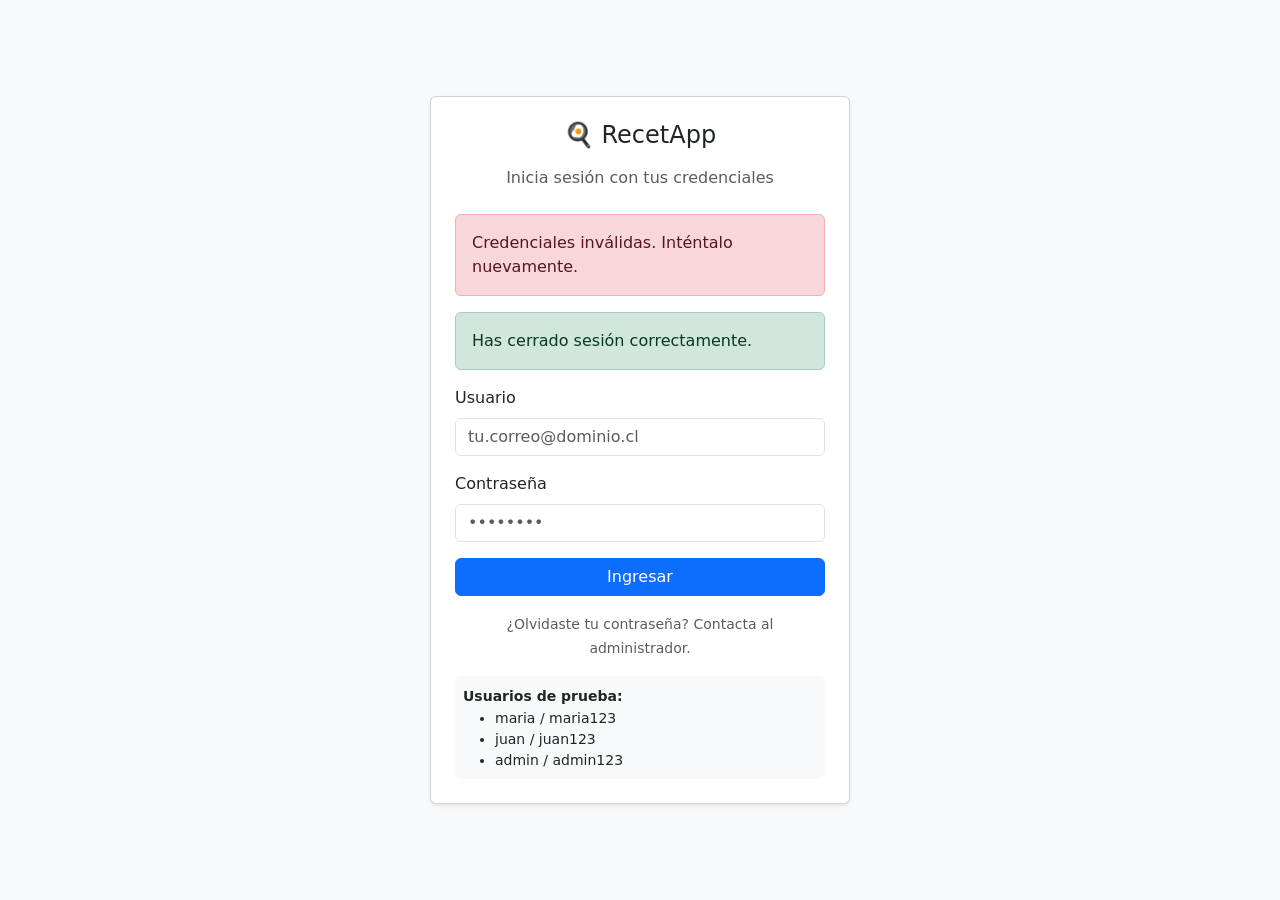
<file: src/main/resources/templates/index.html>
<!doctype html>
<html lang="es" xmlns:th="http://www.thymeleaf.org"
      xmlns:sec="http://www.thymeleaf.org/extras/spring-security">
<head>
  <meta charset="utf-8">
  <meta name="viewport" content="width=device-width, initial-scale=1">
  <title>semana2 — Iniciar sesión</title>
  <link href="https://cdn.jsdelivr.net/npm/bootstrap@5.3.3/dist/css/bootstrap.min.css" rel="stylesheet">
</head>
<body class="bg-light">
  <div class="container d-flex align-items-center justify-content-center" style="min-height:100vh;">
    <div class="card shadow-sm w-100" style="max-width: 420px;">
      <div class="card-body p-4">
        <h1 class="h4 text-center mb-3">🍳 RecetApp</h1>
        <p class="text-muted text-center mb-4">Inicia sesión con tus credenciales</p>
        
        <div th:if="${param.error}" class="alert alert-danger" role="alert">
          Credenciales inválidas. Inténtalo nuevamente.
        </div>
        <div th:if="${param.logout}" class="alert alert-success" role="alert">
          Has cerrado sesión correctamente.
        </div>
        
        <form th:action="@{/login}" method="post">
          <div class="mb-3">
            <label for="username" class="form-label">Usuario</label>
            <input type="text" id="username" name="username" class="form-control" placeholder="tu.correo@dominio.cl" required>
          </div>
          <div class="mb-3">
            <label for="password" class="form-label">Contraseña</label>
            <input type="password" id="password" name="password" class="form-control" placeholder="••••••••" required>
          </div>
          <button class="btn btn-primary w-100" type="submit">Ingresar</button>
        </form>
        
        <div class="text-center mt-3">
          <small class="text-muted">¿Olvidaste tu contraseña? Contacta al administrador.</small>
        </div>
        
        <div class="mt-3 p-2 bg-light rounded">
          <small><strong>Usuarios de prueba:</strong></small>
          <ul class="small mb-0">
            <li>maria / maria123</li>
            <li>juan / juan123</li>
            <li>admin / admin123</li>
          </ul>
        </div>
      </div>
    </div>
  </div>
</body>
</html>
</file>
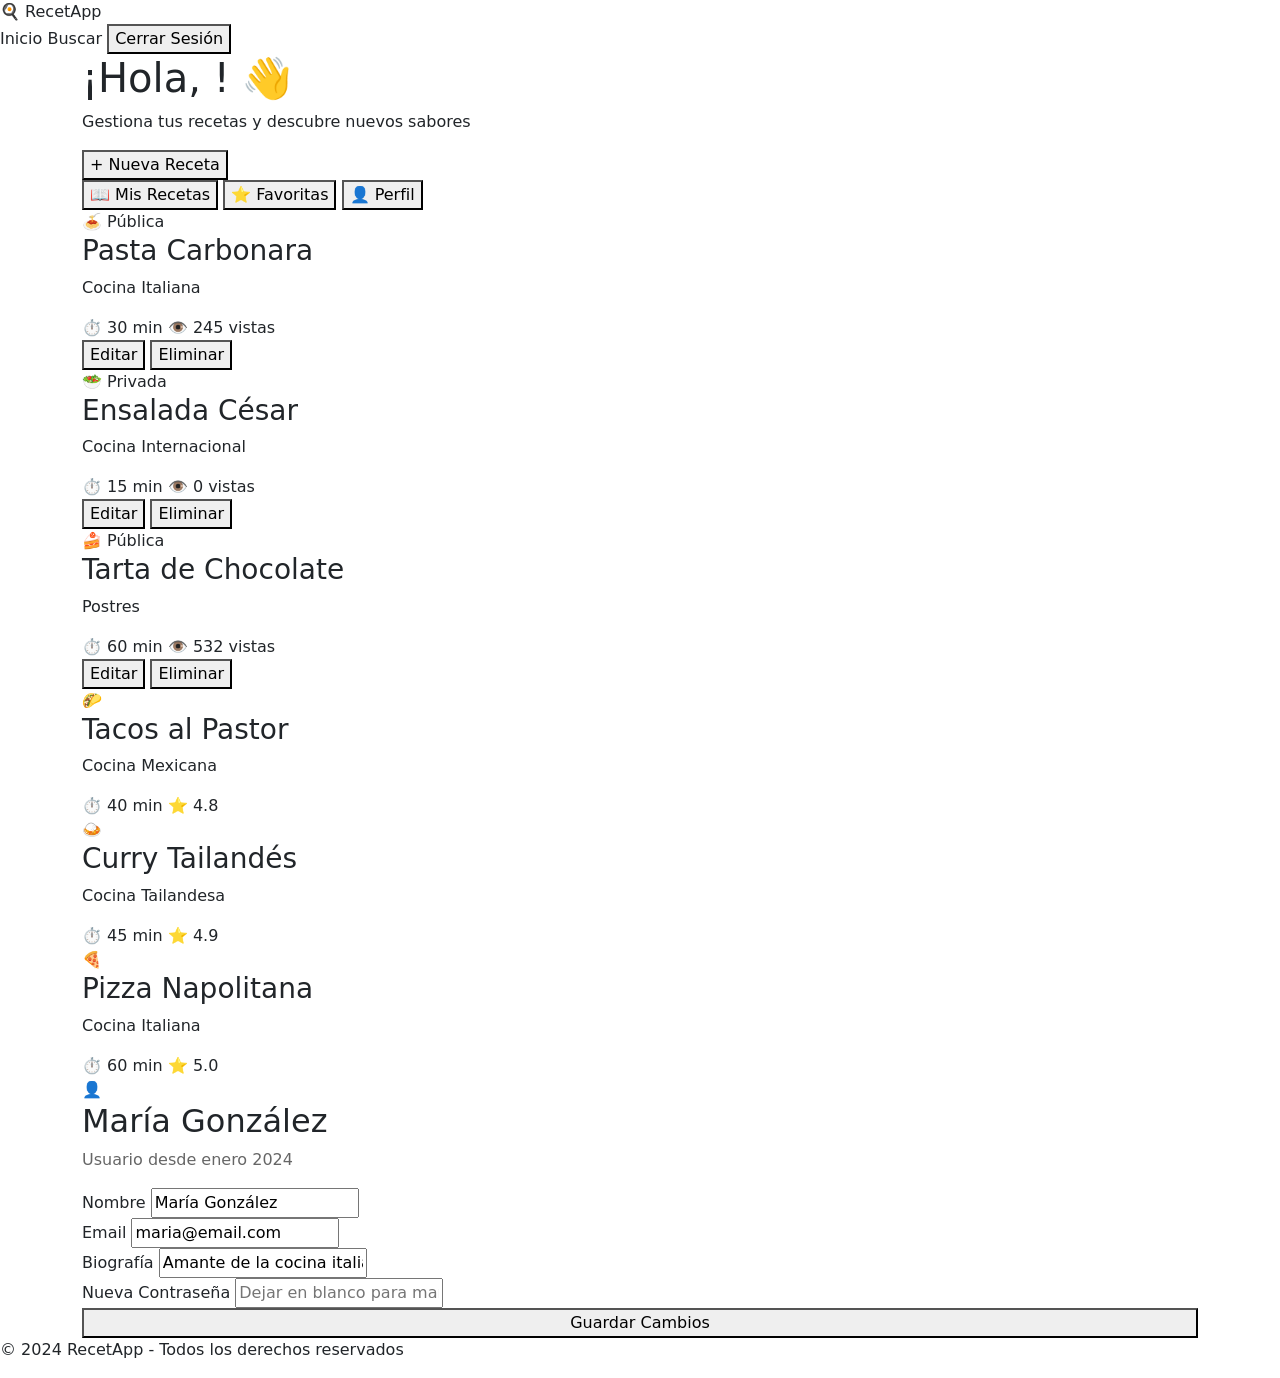
<file: src/main/resources/templates/admin.html>
<!doctype html>
<html lang="es" xmlns:th="http://www.thymeleaf.org"
      xmlns:sec="http://www.thymeleaf.org/extras/spring-security"><head>
  <meta charset="utf-8">
  <title>Panel Administrador — semana2</title>
  <link th:href="@{/js/css/admin.css}" rel="stylesheet">
  <link href="https://cdn.jsdelivr.net/npm/bootstrap@5.3.3/dist/css/bootstrap.min.css" rel="stylesheet">
</head>

<body>
    <header>
        <nav>
            <div class="logo">🍳 RecetApp</div>
              <div class="nav-links">
                  <a th:href="@{/inicio}">Inicio</a>
                  <a th:href="@{/buscar}">Buscar</a>
                  <form th:action="@{/logout}" method="post" style="display: inline;">
                      <button class="btn-logout" type="submit">Cerrar Sesión</button>
                  </form>
              </div>
        </nav>
    </header>

    <div class="container">
        <div class="welcome-banner">
            <div class="welcome-text">
                <h1>¡Hola, <span sec:authentication="name"></span>! 👋</h1>
                <p>Gestiona tus recetas y descubre nuevos sabores</p>
            </div>
            <button class="btn-primary" onclick="showNewRecipeForm()">+ Nueva Receta</button>
        </div>

        <div class="tabs">
            <button class="tab active" onclick="showTab('my-recipes')">📖 Mis Recetas</button>
            <button class="tab" onclick="showTab('favorites')">⭐ Favoritas</button>
            <button class="tab" onclick="showTab('profile')">👤 Perfil</button>
        </div>

        <div id="my-recipes" class="tab-content active">
            <div class="recipes-grid">
                <div class="recipe-card">
                    <div class="recipe-image">
                        🍝
                        <span class="recipe-status status-public">Pública</span>
                    </div>
                    <div class="recipe-info">
                        <h3 class="recipe-title">Pasta Carbonara</h3>
                        <p>Cocina Italiana</p>
                        <div class="recipe-meta">
                            <span>⏱️ 30 min</span>
                            <span>👁️ 245 vistas</span>
                        </div>
                        <div class="recipe-actions">
                            <button class="btn-small btn-edit" onclick="editRecipe(1)">Editar</button>
                            <button class="btn-small btn-delete" onclick="deleteRecipe(1)">Eliminar</button>
                        </div>
                    </div>
                </div>

                <div class="recipe-card">
                    <div class="recipe-image">
                        🥗
                        <span class="recipe-status status-private">Privada</span>
                    </div>
                    <div class="recipe-info">
                        <h3 class="recipe-title">Ensalada César</h3>
                        <p>Cocina Internacional</p>
                        <div class="recipe-meta">
                            <span>⏱️ 15 min</span>
                            <span>👁️ 0 vistas</span>
                        </div>
                        <div class="recipe-actions">
                            <button class="btn-small btn-edit" onclick="editRecipe(2)">Editar</button>
                            <button class="btn-small btn-delete" onclick="deleteRecipe(2)">Eliminar</button>
                        </div>
                    </div>
                </div>

                <div class="recipe-card">
                    <div class="recipe-image">
                        🍰
                        <span class="recipe-status status-public">Pública</span>
                    </div>
                    <div class="recipe-info">
                        <h3 class="recipe-title">Tarta de Chocolate</h3>
                        <p>Postres</p>
                        <div class="recipe-meta">
                            <span>⏱️ 60 min</span>
                            <span>👁️ 532 vistas</span>
                        </div>
                        <div class="recipe-actions">
                            <button class="btn-small btn-edit" onclick="editRecipe(3)">Editar</button>
                            <button class="btn-small btn-delete" onclick="deleteRecipe(3)">Eliminar</button>
                        </div>
                    </div>
                </div>
            </div>
        </div>

        <div id="favorites" class="tab-content">
            <div class="recipes-grid">
                <div class="recipe-card" onclick="viewRecipe(1)">
                    <div class="recipe-image">🌮</div>
                    <div class="recipe-info">
                        <h3 class="recipe-title">Tacos al Pastor</h3>
                        <p>Cocina Mexicana</p>
                        <div class="recipe-meta">
                            <span>⏱️ 40 min</span>
                            <span>⭐ 4.8</span>
                        </div>
                    </div>
                </div>

                <div class="recipe-card" onclick="viewRecipe(2)">
                    <div class="recipe-image">🍛</div>
                    <div class="recipe-info">
                        <h3 class="recipe-title">Curry Tailandés</h3>
                        <p>Cocina Tailandesa</p>
                        <div class="recipe-meta">
                            <span>⏱️ 45 min</span>
                            <span>⭐ 4.9</span>
                        </div>
                    </div>
                </div>

                <div class="recipe-card" onclick="viewRecipe(3)">
                    <div class="recipe-image">🍕</div>
                    <div class="recipe-info">
                        <h3 class="recipe-title">Pizza Napolitana</h3>
                        <p>Cocina Italiana</p>
                        <div class="recipe-meta">
                            <span>⏱️ 60 min</span>
                            <span>⭐ 5.0</span>
                        </div>
                    </div>
                </div>
            </div>
        </div>

        <div id="profile" class="tab-content">
            <div class="profile-section">
                <div class="profile-header">
                    <div class="profile-avatar">👤</div>
                    <h2>María González</h2>
                    <p style="color: #666;">Usuario desde enero 2024</p>
                </div>
                
                <form onsubmit="saveProfile(event)">
                    <div class="form-group">
                        <label>Nombre</label>
                        <input type="text" value="María González" required>
                    </div>
                    
                    <div class="form-group">
                        <label>Email</label>
                        <input type="email" value="maria@email.com" required>
                    </div>
                    
                    <div class="form-group">
                        <label>Biografía</label>
                        <input type="text" value="Amante de la cocina italiana y los postres" placeholder="Cuéntanos sobre ti">
                    </div>
                    
                    <div class="form-group">
                        <label>Nueva Contraseña</label>
                        <input type="password" placeholder="Dejar en blanco para mantener la actual">
                    </div>
                    
                    <button type="submit" class="btn-primary" style="width: 100%;">Guardar Cambios</button>
                </form>
            </div>
        </div>
    </div>

    <footer>
        <p>&copy; 2024 RecetApp - Todos los derechos reservados</p>
    </footer>

    <script>
        function showTab(tabName) {
            const contents = document.querySelectorAll('.tab-content');
            contents.forEach(content => content.classList.remove('active'));
            
            const tabs = document.querySelectorAll('.tab');
            tabs.forEach(tab => tab.classList.remove('active'));
            
            document.getElementById(tabName).classList.add('active');
            event.target.classList.add('active');
        }

        function showNewRecipeForm() {
            alert('Función: Crear nueva receta');
        }

        function editRecipe(id) {
            alert('Función: Editar receta #' + id);
        }

        function deleteRecipe(id) {
            if (confirm('¿Estás seguro de eliminar esta receta?')) {
                alert('Receta #' + id + ' eliminada');
            }
        }

        function viewRecipe(id) {
            alert('Función: Ver detalles de receta #' + id);
        }

        function saveProfile(event) {
            event.preventDefault();
            alert('Perfil actualizado exitosamente');
        }
    </script>
</body>



</html>
</file>
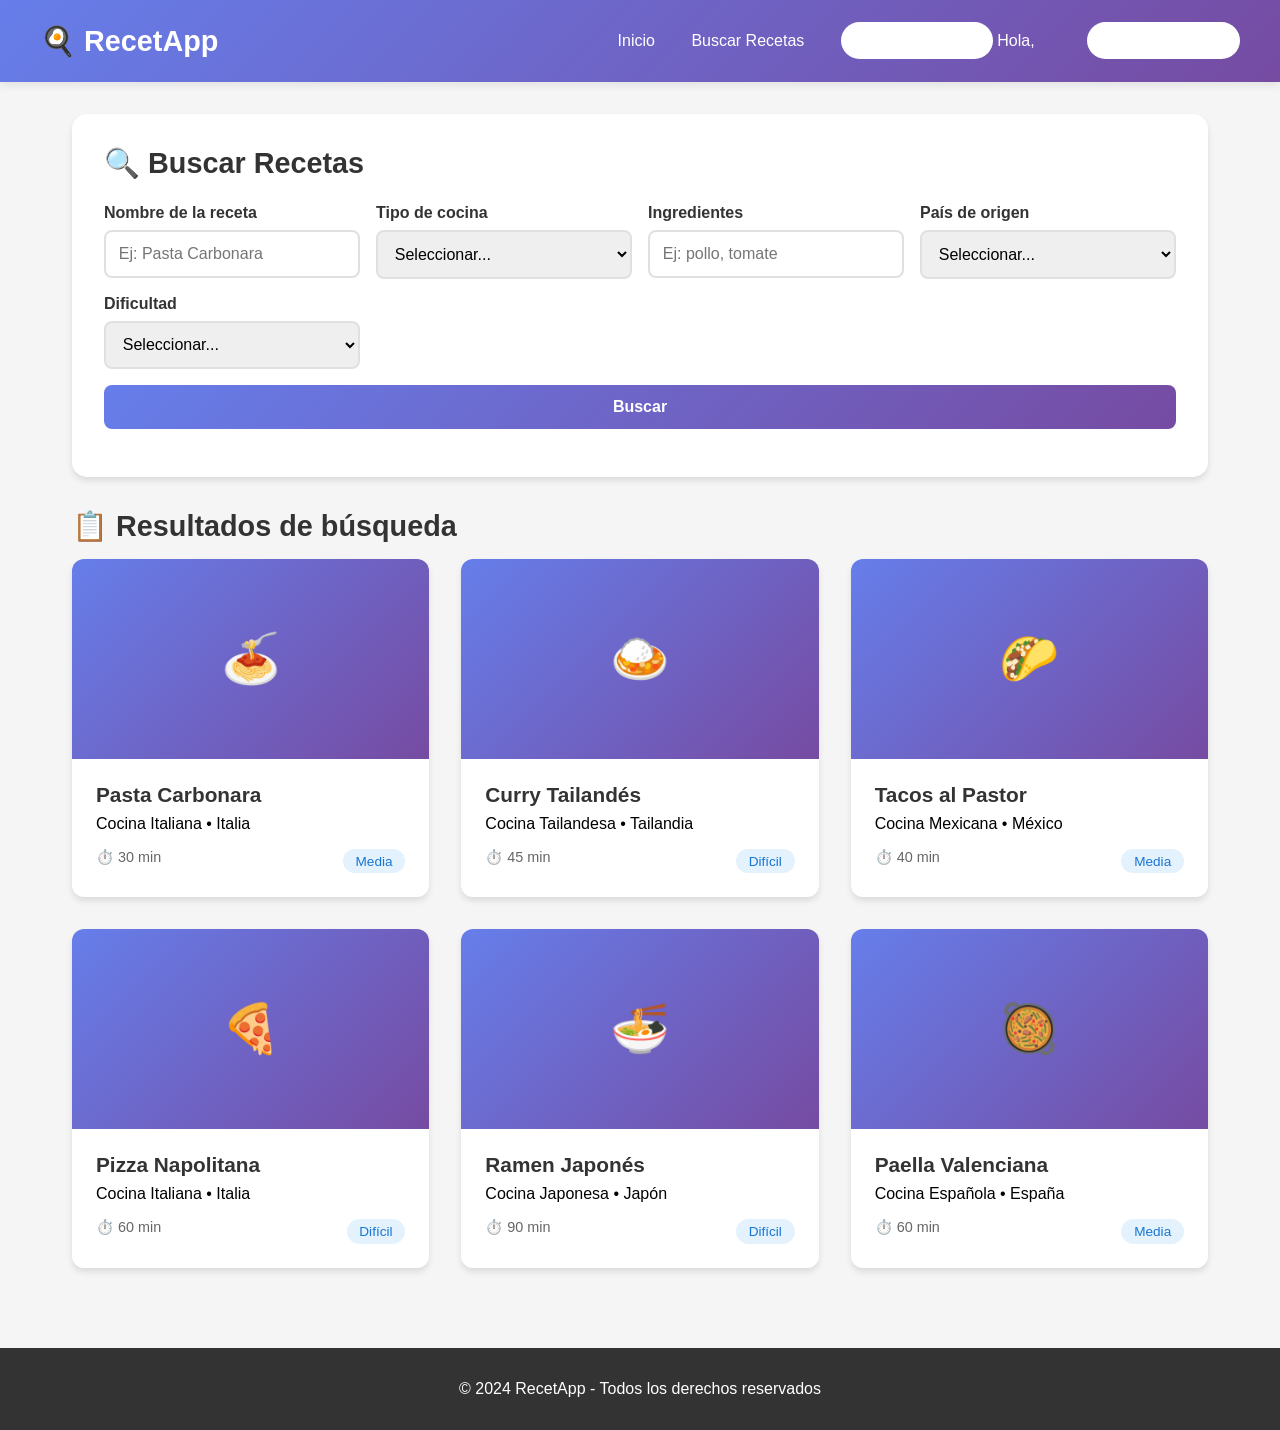
<file: src/main/resources/templates/buscar.html>
<!DOCTYPE html>
<html lang="es" xmlns:th="http://www.thymeleaf.org"
      xmlns:sec="http://www.thymeleaf.org/extras/spring-security">
<head>
    <meta charset="UTF-8">
    <meta name="viewport" content="width=device-width, initial-scale=1.0">
    <title>Buscar Recetas - RecetApp</title>
    <style>
        * {
            margin: 0;
            padding: 0;
            box-sizing: border-box;
        }

        body {
            font-family: 'Segoe UI', Tahoma, Geneva, Verdana, sans-serif;
            background: #f5f5f5;
        }

        header {
            background: linear-gradient(135deg, #667eea 0%, #764ba2 100%);
            color: white;
            padding: 1.5rem 2rem;
            box-shadow: 0 2px 10px rgba(0,0,0,0.1);
        }

        nav {
            display: flex;
            justify-content: space-between;
            align-items: center;
            max-width: 1200px;
            margin: 0 auto;
        }

        .logo a {
            color: white;
            text-decoration: none;
            font-size: 1.8rem;
            font-weight: bold;
        }

        .nav-links a {
            color: white;
            text-decoration: none;
            margin-left: 2rem;
            transition: opacity 0.3s;
        }

        .nav-links a:hover {
            opacity: 0.8;
        }

        .btn-login {
            background: white;
            color: #667eea;
            padding: 0.6rem 1.5rem;
            border-radius: 25px;
            font-weight: 600;
        }

        .container {
            max-width: 1200px;
            margin: 0 auto;
            padding: 2rem;
        }

        .search-section {
            background: white;
            padding: 2rem;
            border-radius: 15px;
            box-shadow: 0 4px 6px rgba(0,0,0,0.1);
            margin-bottom: 2rem;
        }

        .search-section h2 {
            font-size: 1.8rem;
            margin-bottom: 1.5rem;
            color: #333;
        }

        .search-form {
            display: grid;
            grid-template-columns: repeat(auto-fit, minmax(250px, 1fr));
            gap: 1rem;
            margin-bottom: 1rem;
        }

        .form-group label {
            display: block;
            margin-bottom: 0.5rem;
            font-weight: 600;
            color: #333;
        }

        .form-group input,
        .form-group select {
            width: 100%;
            padding: 0.8rem;
            border: 2px solid #e0e0e0;
            border-radius: 8px;
            font-size: 1rem;
        }

        .btn-search {
            background: linear-gradient(135deg, #667eea 0%, #764ba2 100%);
            color: white;
            padding: 0.8rem 2rem;
            border: none;
            border-radius: 8px;
            font-size: 1rem;
            font-weight: 600;
            cursor: pointer;
            grid-column: 1 / -1;
        }

        .btn-search:hover {
            opacity: 0.9;
        }

        .section-title {
            font-size: 1.8rem;
            margin: 2rem 0 1rem;
            color: #333;
        }

        .recipes-grid {
            display: grid;
            grid-template-columns: repeat(auto-fill, minmax(280px, 1fr));
            gap: 2rem;
        }

        .recipe-card {
            background: white;
            border-radius: 12px;
            overflow: hidden;
            box-shadow: 0 4px 6px rgba(0,0,0,0.1);
            transition: transform 0.3s, box-shadow 0.3s;
            cursor: pointer;
        }

        .recipe-card:hover {
            transform: translateY(-5px);
            box-shadow: 0 8px 15px rgba(0,0,0,0.2);
        }

        .recipe-image {
            width: 100%;
            height: 200px;
            background: linear-gradient(135deg, #667eea 0%, #764ba2 100%);
            display: flex;
            align-items: center;
            justify-content: center;
            color: white;
            font-size: 3rem;
        }

        .recipe-info {
            padding: 1.5rem;
        }

        .recipe-title {
            font-size: 1.3rem;
            color: #333;
            margin-bottom: 0.5rem;
        }

        .recipe-meta {
            display: flex;
            justify-content: space-between;
            color: #666;
            font-size: 0.9rem;
            margin-top: 1rem;
        }

        .difficulty {
            background: #e3f2fd;
            color: #1976d2;
            padding: 0.3rem 0.8rem;
            border-radius: 15px;
            font-size: 0.85rem;
        }

        footer {
            background: #333;
            color: white;
            text-align: center;
            padding: 2rem;
            margin-top: 3rem;
        }
    </style>
</head>
<body>
    <header>
        <nav>
            <div class="logo"><a th:href="@{/inicio}">🍳 RecetApp</a></div>
            <div class="nav-links">
                <a th:href="@{/inicio}">Inicio</a>
                <a th:href="@{/buscar}">Buscar Recetas</a>
                
                <span sec:authorize="!isAuthenticated()">
                    <a th:href="@{/index}" class="btn-login">Iniciar Sesión</a>
                </span>
                
                <span sec:authorize="isAuthenticated()">
                    <span style="margin-right: 1rem;">Hola, <span sec:authentication="name"></span></span>
                    <a th:href="@{/logout}" class="btn-login">Cerrar Sesión</a>
                </span>
            </div>
        </nav>
    </header>

    <div class="container">
        <div class="search-section">
            <h2>🔍 Buscar Recetas</h2>
            <form class="search-form" th:action="@{/buscar/filtrar}" method="get">
    <div class="form-group">
        <label for="nombre">Nombre de la receta</label>
        <input type="text" id="nombre" name="nombre" 
               th:value="${nombre}" 
               placeholder="Ej: Pasta Carbonara">
    </div>

    <div class="form-group">
        <label for="tipoCocina">Tipo de cocina</label>
        <select id="tipoCocina" name="tipoCocina">
            <option value="">Seleccionar...</option>
            <option value="italiana" th:selected="${tipoCocina == 'italiana'}">Italiana</option>
            <option value="mexicana" th:selected="${tipoCocina == 'mexicana'}">Mexicana</option>
            <option value="japonesa" th:selected="${tipoCocina == 'japonesa'}">Japonesa</option>
            <option value="tailandesa" th:selected="${tipoCocina == 'tailandesa'}">Tailandesa</option>
            <option value="francesa" th:selected="${tipoCocina == 'francesa'}">Francesa</option>
            <option value="china" th:selected="${tipoCocina == 'china'}">China</option>
        </select>
    </div>

    <div class="form-group">
        <label for="ingredientes">Ingredientes</label>
        <input type="text" id="ingredientes" name="ingredientes" 
               th:value="${ingredientes}"
               placeholder="Ej: pollo, tomate">
    </div>

    <div class="form-group">
        <label for="pais">País de origen</label>
        <select id="pais" name="pais">
            <option value="">Seleccionar...</option>
            <option value="italia" th:selected="${pais == 'italia'}">Italia</option>
            <option value="mexico" th:selected="${pais == 'mexico'}">México</option>
            <option value="japon" th:selected="${pais == 'japon'}">Japón</option>
            <option value="tailandia" th:selected="${pais == 'tailandia'}">Tailandia</option>
            <option value="francia" th:selected="${pais == 'francia'}">Francia</option>
            <option value="espana" th:selected="${pais == 'espana'}">España</option>
        </select>
    </div>

    <div class="form-group">
        <label for="dificultad">Dificultad</label>
        <select id="dificultad" name="dificultad">
            <option value="">Seleccionar...</option>
            <option value="facil" th:selected="${dificultad == 'facil'}">Fácil</option>
            <option value="media" th:selected="${dificultad == 'media'}">Media</option>
            <option value="dificil" th:selected="${dificultad == 'dificil'}">Difícil</option>
        </select>
    </div>

    <button type="submit" class="btn-search">Buscar</button>
</form>
        </div>

        <h2 class="section-title">📋 Resultados de búsqueda</h2>
        <div class="recipes-grid">
            <div class="recipe-card" onclick="location.href='/receta/detalle/1'">
                <div class="recipe-image">🍝</div>
                <div class="recipe-info">
                    <h3 class="recipe-title">Pasta Carbonara</h3>
                    <p>Cocina Italiana • Italia</p>
                    <div class="recipe-meta">
                        <span>⏱️ 30 min</span>
                        <span class="difficulty">Media</span>
                    </div>
                </div>
            </div>

            <div class="recipe-card" onclick="location.href='/receta/detalle/2'">
                <div class="recipe-image">🍛</div>
                <div class="recipe-info">
                    <h3 class="recipe-title">Curry Tailandés</h3>
                    <p>Cocina Tailandesa • Tailandia</p>
                    <div class="recipe-meta">
                        <span>⏱️ 45 min</span>
                        <span class="difficulty">Difícil</span>
                    </div>
                </div>
            </div>

            <div class="recipe-card" onclick="location.href='/receta/detalle/3'">
                <div class="recipe-image">🌮</div>
                <div class="recipe-info">
                    <h3 class="recipe-title">Tacos al Pastor</h3>
                    <p>Cocina Mexicana • México</p>
                    <div class="recipe-meta">
                        <span>⏱️ 40 min</span>
                        <span class="difficulty">Media</span>
                    </div>
                </div>
            </div>

            <div class="recipe-card" onclick="location.href='/receta/detalle/4'">
                <div class="recipe-image">🍕</div>
                <div class="recipe-info">
                    <h3 class="recipe-title">Pizza Napolitana</h3>
                    <p>Cocina Italiana • Italia</p>
                    <div class="recipe-meta">
                        <span>⏱️ 60 min</span>
                        <span class="difficulty">Difícil</span>
                    </div>
                </div>
            </div>

            <div class="recipe-card" onclick="location.href='/receta/detalle/5'">
                <div class="recipe-image">🍜</div>
                <div class="recipe-info">
                    <h3 class="recipe-title">Ramen Japonés</h3>
                    <p>Cocina Japonesa • Japón</p>
                    <div class="recipe-meta">
                        <span>⏱️ 90 min</span>
                        <span class="difficulty">Difícil</span>
                    </div>
                </div>
            </div>

            <div class="recipe-card" onclick="location.href='/receta/detalle/6'">
                <div class="recipe-image">🥘</div>
                <div class="recipe-info">
                    <h3 class="recipe-title">Paella Valenciana</h3>
                    <p>Cocina Española • España</p>
                    <div class="recipe-meta">
                        <span>⏱️ 60 min</span>
                        <span class="difficulty">Media</span>
                    </div>
                </div>
            </div>
        </div>
    </div>

    <footer>
        <p>&copy; 2024 RecetApp - Todos los derechos reservados</p>
    </footer>
</body>
</html>
</file>
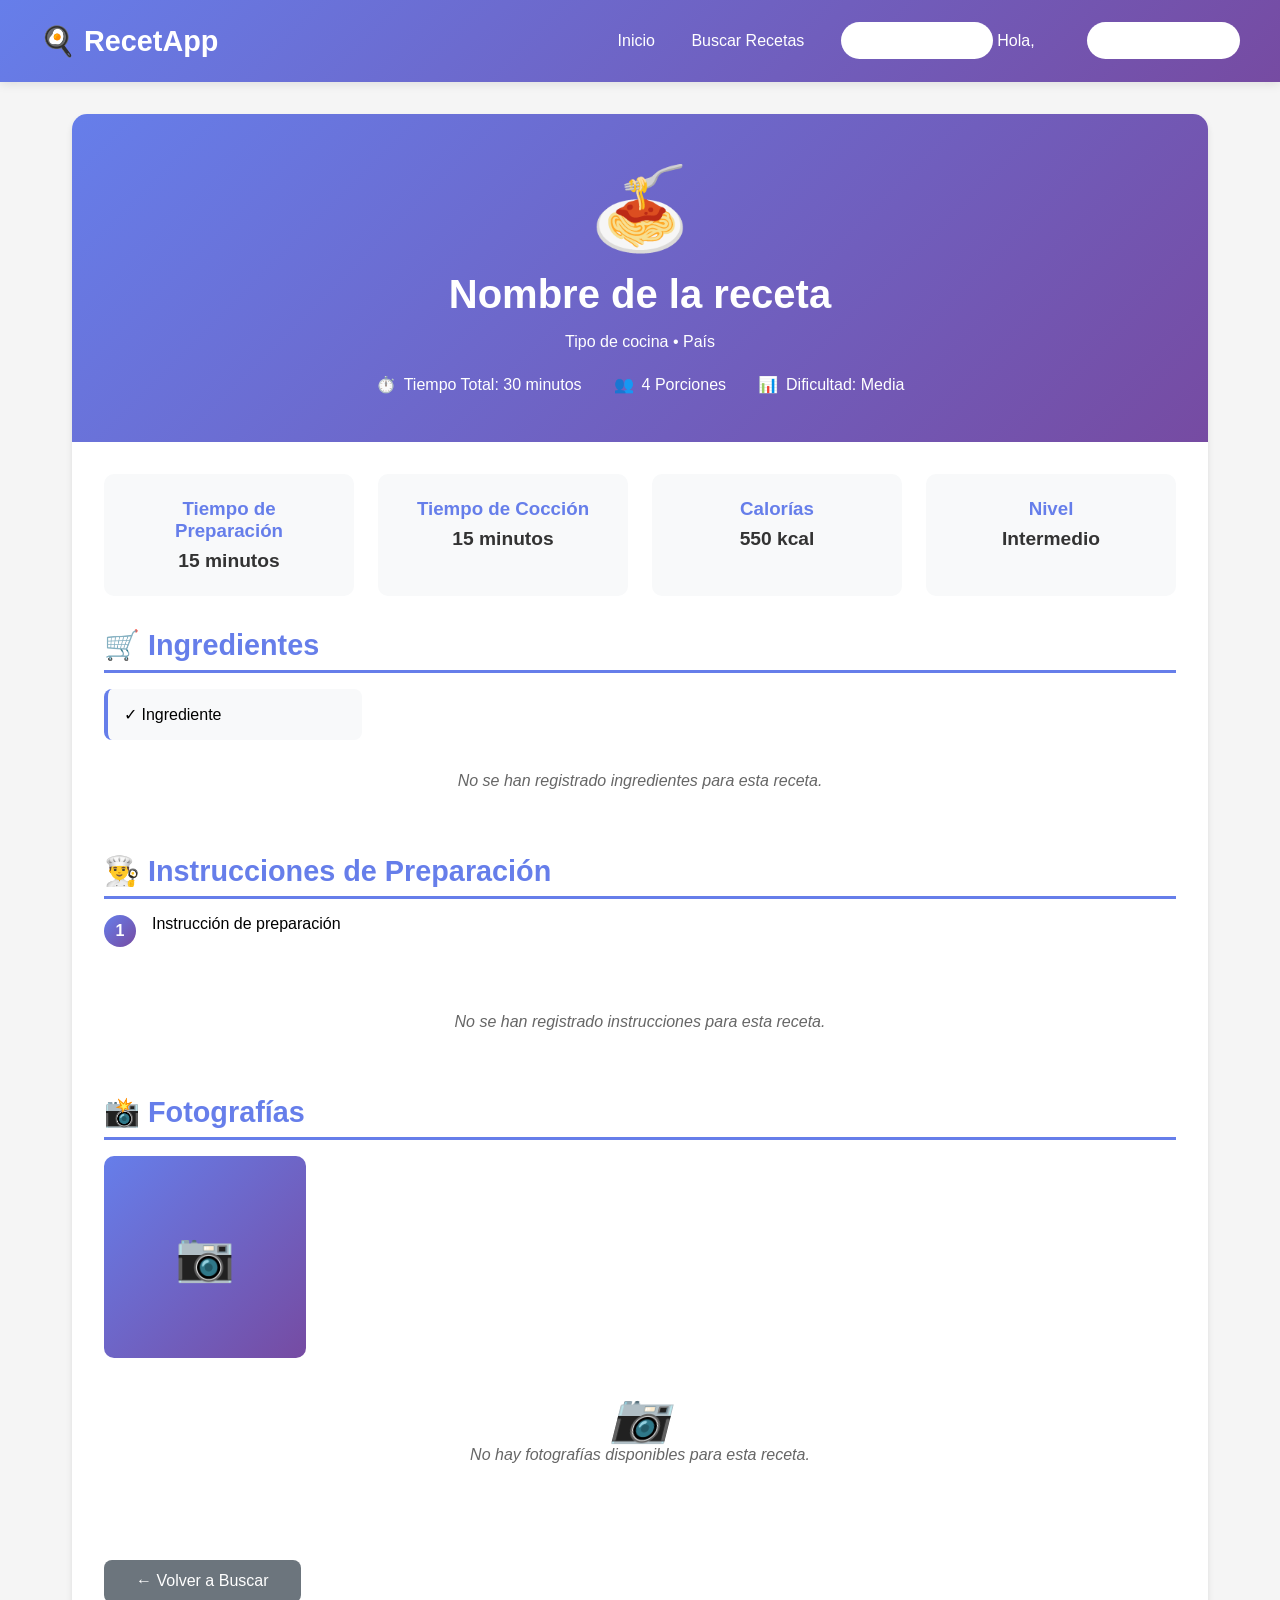
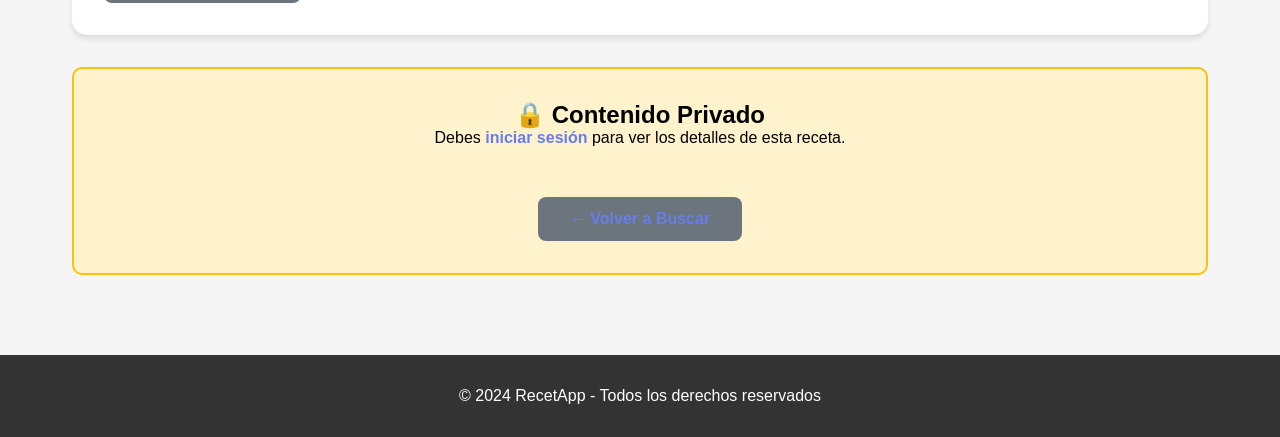
<file: src/main/resources/templates/detalle-receta.html>
<!DOCTYPE html>
<html lang="es" xmlns:th="http://www.thymeleaf.org"
      xmlns:sec="http://www.thymeleaf.org/extras/spring-security">
<head>
    <meta charset="UTF-8">
    <meta name="viewport" content="width=device-width, initial-scale=1.0">
    <title th:text="${receta != null ? receta.nombre + ' - RecetApp' : 'Detalle de Receta - RecetApp'}">Detalle de Receta - RecetApp</title>
    <style>
        * {
            margin: 0;
            padding: 0;
            box-sizing: border-box;
        }

        body {
            font-family: 'Segoe UI', Tahoma, Geneva, Verdana, sans-serif;
            background: #f5f5f5;
        }

        header {
            background: linear-gradient(135deg, #667eea 0%, #764ba2 100%);
            color: white;
            padding: 1.5rem 2rem;
            box-shadow: 0 2px 10px rgba(0,0,0,0.1);
        }

        nav {
            display: flex;
            justify-content: space-between;
            align-items: center;
            max-width: 1200px;
            margin: 0 auto;
        }

        .logo a {
            color: white;
            text-decoration: none;
            font-size: 1.8rem;
            font-weight: bold;
        }

        .nav-links a {
            color: white;
            text-decoration: none;
            margin-left: 2rem;
            transition: opacity 0.3s;
        }

        .nav-links a:hover {
            opacity: 0.8;
        }

        .btn-login {
            background: white;
            color: #667eea;
            padding: 0.6rem 1.5rem;
            border-radius: 25px;
            font-weight: 600;
        }

        .container {
            max-width: 1200px;
            margin: 0 auto;
            padding: 2rem;
        }

        .alert-warning {
            background: #fff3cd;
            border: 2px solid #ffc107;
            padding: 2rem;
            border-radius: 10px;
            text-align: center;
            margin-top: 2rem;
        }

        .alert-warning a {
            color: #667eea;
            font-weight: bold;
        }

        .recipe-detail {
            background: white;
            border-radius: 15px;
            overflow: hidden;
            box-shadow: 0 4px 6px rgba(0,0,0,0.1);
        }

        .recipe-header {
            background: linear-gradient(135deg, #667eea 0%, #764ba2 100%);
            color: white;
            padding: 3rem 2rem;
            text-align: center;
        }

        .recipe-icon {
            font-size: 5rem;
            margin-bottom: 1rem;
        }

        .recipe-header h1 {
            font-size: 2.5rem;
            margin-bottom: 1rem;
        }

        .recipe-meta-header {
            display: flex;
            justify-content: center;
            gap: 2rem;
            margin-top: 1.5rem;
            flex-wrap: wrap;
        }

        .meta-item {
            display: flex;
            align-items: center;
            gap: 0.5rem;
        }

        .recipe-content {
            padding: 2rem;
        }

        .section {
            margin-bottom: 2rem;
        }

        .section h2 {
            color: #667eea;
            font-size: 1.8rem;
            margin-bottom: 1rem;
            border-bottom: 3px solid #667eea;
            padding-bottom: 0.5rem;
        }

        .ingredients-list {
            display: grid;
            grid-template-columns: repeat(auto-fill, minmax(250px, 1fr));
            gap: 0.8rem;
        }

        .ingredient-item {
            background: #f8f9fa;
            padding: 1rem;
            border-radius: 8px;
            border-left: 4px solid #667eea;
        }

        .steps-list {
            counter-reset: step-counter;
            list-style: none;
        }

        .step-item {
            counter-increment: step-counter;
            position: relative;
            padding-left: 3rem;
            margin-bottom: 1.5rem;
            padding-bottom: 1.5rem;
            border-bottom: 1px solid #e0e0e0;
        }

        .step-item:last-child {
            border-bottom: none;
        }

        .step-item::before {
            content: counter(step-counter);
            position: absolute;
            left: 0;
            top: 0;
            background: linear-gradient(135deg, #667eea 0%, #764ba2 100%);
            color: white;
            width: 2rem;
            height: 2rem;
            border-radius: 50%;
            display: flex;
            align-items: center;
            justify-content: center;
            font-weight: bold;
        }

        .info-grid {
            display: grid;
            grid-template-columns: repeat(auto-fit, minmax(200px, 1fr));
            gap: 1.5rem;
            margin-bottom: 2rem;
        }

        .info-card {
            background: #f8f9fa;
            padding: 1.5rem;
            border-radius: 10px;
            text-align: center;
        }

        .info-card h3 {
            color: #667eea;
            margin-bottom: 0.5rem;
        }

        .info-card p {
            font-size: 1.2rem;
            font-weight: bold;
            color: #333;
        }

        .photos-grid {
            display: grid;
            grid-template-columns: repeat(auto-fill, minmax(200px, 1fr));
            gap: 1rem;
        }

        .photo-item {
            aspect-ratio: 1;
            background: linear-gradient(135deg, #667eea 0%, #764ba2 100%);
            border-radius: 10px;
            display: flex;
            align-items: center;
            justify-content: center;
            color: white;
            font-size: 3rem;
        }

        .back-btn {
            display: inline-block;
            background: #6c757d;
            color: white;
            padding: 0.8rem 2rem;
            border-radius: 8px;
            text-decoration: none;
            margin-top: 2rem;
            transition: background 0.3s;
        }

        .back-btn:hover {
            background: #5a6268;
        }

        .empty-message {
            text-align: center;
            padding: 2rem;
            color: #666;
            font-style: italic;
        }

        footer {
            background: #333;
            color: white;
            text-align: center;
            padding: 2rem;
            margin-top: 3rem;
        }
    </style>
</head>
<body>
    <header>
        <nav>
            <div class="logo"><a th:href="@{/inicio}">🍳 RecetApp</a></div>
            <div class="nav-links">
                <a th:href="@{/inicio}">Inicio</a>
                <a th:href="@{/buscar}">Buscar Recetas</a>
                
                <span sec:authorize="!isAuthenticated()">
                    <a th:href="@{/index}" class="btn-login">Iniciar Sesión</a>
                </span>
                
                <span sec:authorize="isAuthenticated()">
                    <span style="margin-right: 1rem;">Hola, <span sec:authentication="name"></span></span>
                    <a th:href="@{/logout}" class="btn-login">Cerrar Sesión</a>
                </span>
            </div>
        </nav>
    </header>

    <div class="container">
        <!-- CONTENIDO PARA USUARIOS AUTENTICADOS -->
        <div sec:authorize="isAuthenticated()">
            <div class="recipe-detail">
                <!-- HEADER DE LA RECETA -->
                <div class="recipe-header">
                    <div class="recipe-icon" th:text="${receta.emoji != null ? receta.emoji : '🍽️'}">🍝</div>
                    <h1 th:text="${receta.nombre}">Nombre de la receta</h1>
                    <p>
                        <span th:text="${receta.tipoCocina}">Tipo de cocina</span> • 
                        <span th:text="${receta.pais}">País</span>
                    </p>
                    <div class="recipe-meta-header">
                        <div class="meta-item">
                            <span>⏱️</span>
                            <span>Tiempo Total: <span th:text="${receta.tiempoTotal}">30</span> minutos</span>
                        </div>
                        <div class="meta-item" th:if="${receta.porciones != null}">
                            <span>👥</span>
                            <span><span th:text="${receta.porciones}">4</span> Porciones</span>
                        </div>
                        <div class="meta-item">
                            <span>📊</span>
                            <span>Dificultad: <span th:text="${receta.dificultad}">Media</span></span>
                        </div>
                    </div>
                </div>

                <!-- CONTENIDO DE LA RECETA -->
                <div class="recipe-content">
                    <!-- INFO GRID -->
                    <div class="info-grid">
                        <div class="info-card" th:if="${receta.tiempoPreparacion != null}">
                            <h3>Tiempo de Preparación</h3>
                            <p><span th:text="${receta.tiempoPreparacion}">15</span> minutos</p>
                        </div>
                        <div class="info-card" th:if="${receta.tiempoCoccion != null}">
                            <h3>Tiempo de Cocción</h3>
                            <p><span th:text="${receta.tiempoCoccion}">15</span> minutos</p>
                        </div>
                        <div class="info-card" th:if="${receta.calorias != null}">
                            <h3>Calorías</h3>
                            <p><span th:text="${receta.calorias}">550</span> kcal</p>
                        </div>
                        <div class="info-card">
                            <h3>Nivel</h3>
                            <p th:text="${receta.dificultad}">Intermedio</p>
                        </div>
                    </div>

                    <!-- INGREDIENTES -->
                    <div class="section">
                        <h2>🛒 Ingredientes</h2>
                        <div th:if="${receta.ingredientesList != null && !receta.ingredientesList.isEmpty()}" 
                             class="ingredients-list">
                            <div class="ingredient-item" 
                                 th:each="ingrediente : ${receta.ingredientesList}"
                                 th:text="'✓ ' + ${ingrediente}">
                                ✓ Ingrediente
                            </div>
                        </div>
                        <div th:if="${receta.ingredientesList == null || receta.ingredientesList.isEmpty()}" 
                             class="empty-message">
                            <p>No se han registrado ingredientes para esta receta.</p>
                        </div>
                    </div>

                    <!-- INSTRUCCIONES -->
                    <div class="section">
                        <h2>👨‍🍳 Instrucciones de Preparación</h2>
                        <ol th:if="${receta.instruccionesList != null && !receta.instruccionesList.isEmpty()}" 
                            class="steps-list">
                            <li class="step-item" 
                                th:each="paso : ${receta.instruccionesList}"
                                th:utext="${paso}">
                                Instrucción de preparación
                            </li>
                        </ol>
                        <div th:if="${receta.instruccionesList == null || receta.instruccionesList.isEmpty()}" 
                             class="empty-message">
                            <p>No se han registrado instrucciones para esta receta.</p>
                        </div>
                    </div>

                    <!-- FOTOGRAFÍAS -->
                    <div class="section">
                        <h2>📸 Fotografías</h2>
                        <div th:if="${receta.fotosEmojis != null && !receta.fotosEmojis.isEmpty()}" 
                             class="photos-grid">
                            <div class="photo-item" 
                                 th:each="foto : ${receta.fotosEmojis}"
                                 th:text="${foto}">
                                📷
                            </div>
                        </div>
                        <div th:if="${receta.fotosEmojis == null || receta.fotosEmojis.isEmpty()}" 
                             class="empty-message">
                            <p style="font-size: 3rem;">📷</p>
                            <p>No hay fotografías disponibles para esta receta.</p>
                        </div>
                    </div>

                    <a th:href="@{/buscar}" class="back-btn">← Volver a Buscar</a>
                </div>
            </div>
        </div>

        <!-- CONTENIDO PARA USUARIOS NO AUTENTICADOS -->
        <div sec:authorize="!isAuthenticated()">
            <div class="alert-warning">
                <h2>🔒 Contenido Privado</h2>
                <p>Debes <a th:href="@{/index}">iniciar sesión</a> para ver los detalles de esta receta.</p>
                <br>
                <a th:href="@{/buscar}" class="back-btn">← Volver a Buscar</a>
            </div>
        </div>
    </div>

    <footer>
        <p>&copy; 2024 RecetApp - Todos los derechos reservados</p>
    </footer>
</body>
</html>
</file>
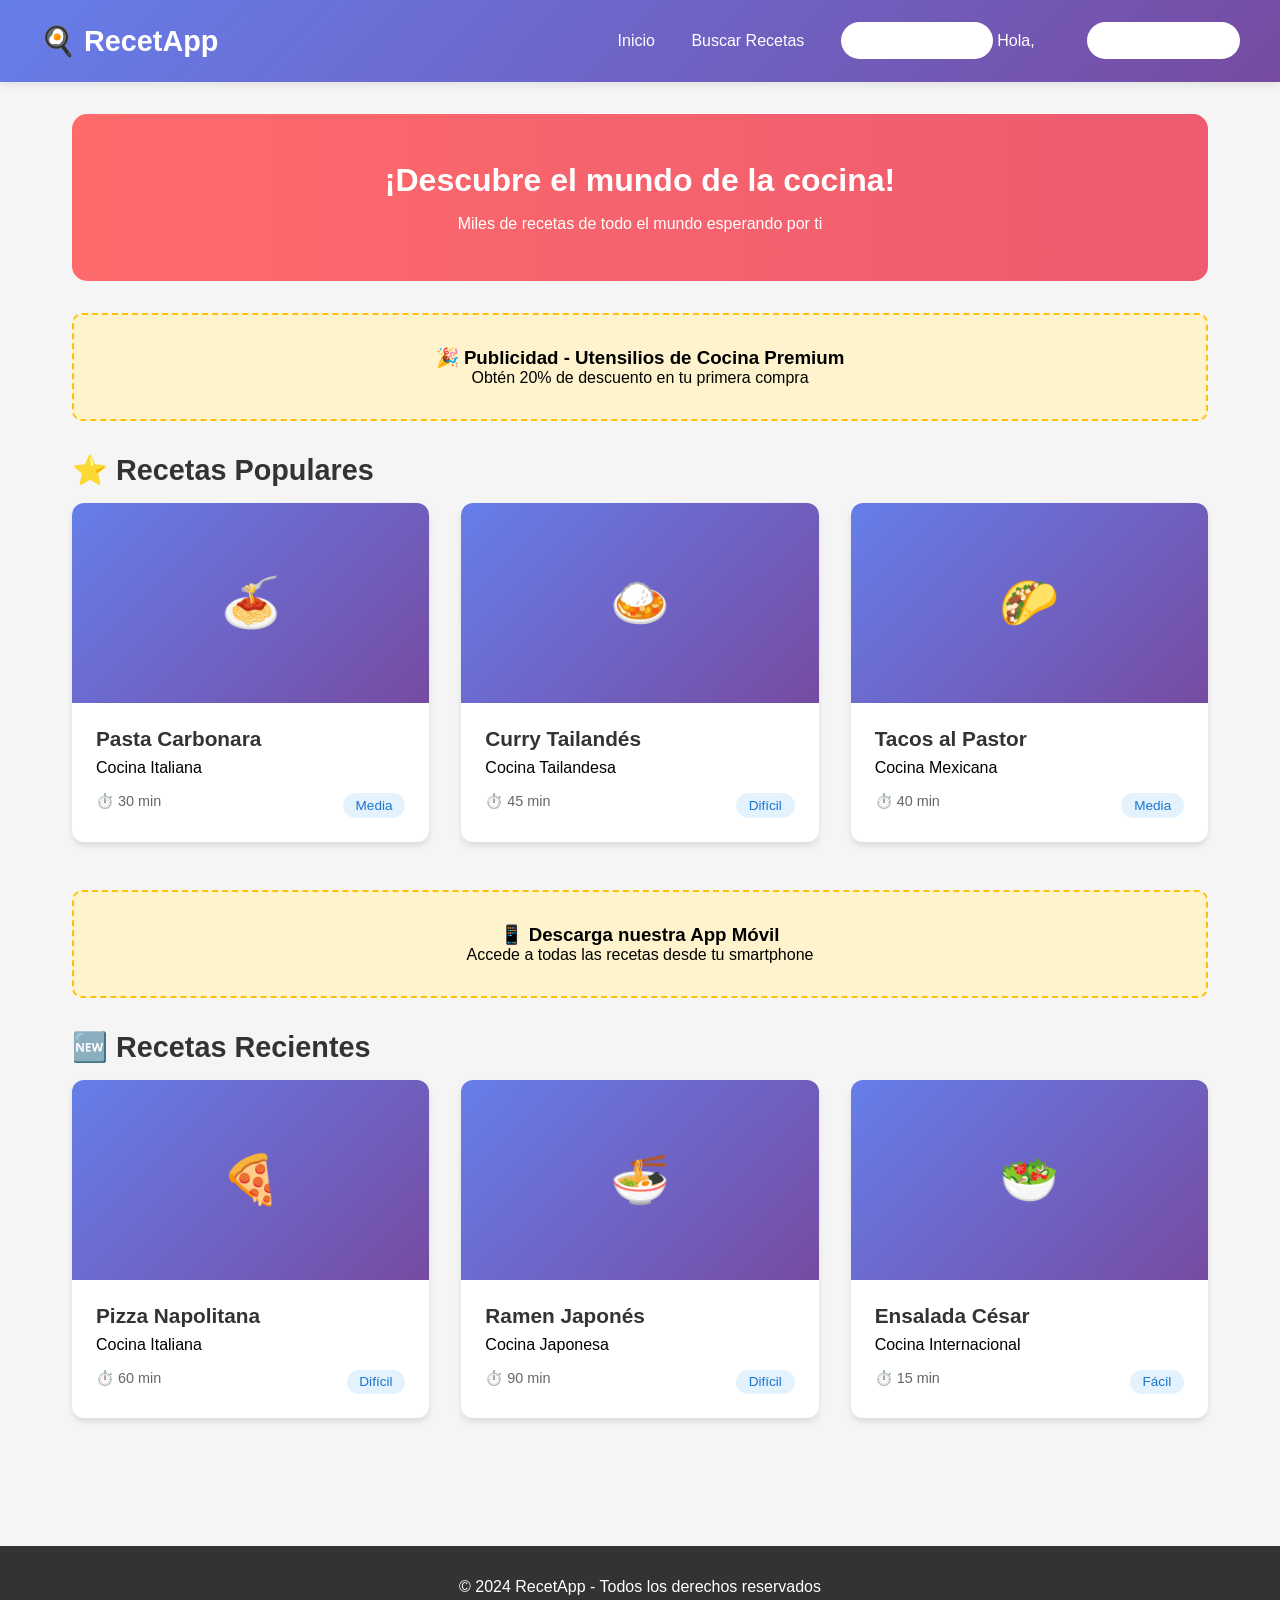
<file: src/main/resources/templates/inicio.html>
<!DOCTYPE html>
<html lang="es" xmlns:th="http://www.thymeleaf.org"
      xmlns:sec="http://www.thymeleaf.org/extras/spring-security">
<head>
    <meta charset="UTF-8">
    <meta name="viewport" content="width=device-width, initial-scale=1.0">
    <title>RecetApp - Inicio</title>
    <style>
        * {
            margin: 0;
            padding: 0;
            box-sizing: border-box;
        }

        body {
            font-family: 'Segoe UI', Tahoma, Geneva, Verdana, sans-serif;
            background: #f5f5f5;
        }

        header {
            background: linear-gradient(135deg, #667eea 0%, #764ba2 100%);
            color: white;
            padding: 1.5rem 2rem;
            box-shadow: 0 2px 10px rgba(0,0,0,0.1);
        }

        nav {
            display: flex;
            justify-content: space-between;
            align-items: center;
            max-width: 1200px;
            margin: 0 auto;
        }

        .logo {
            font-size: 1.8rem;
            font-weight: bold;
        }

        .nav-links a {
            color: white;
            text-decoration: none;
            margin-left: 2rem;
            transition: opacity 0.3s;
        }

        .nav-links a:hover {
            opacity: 0.8;
        }

        .btn-login {
            background: white;
            color: #667eea;
            padding: 0.6rem 1.5rem;
            border-radius: 25px;
            font-weight: 600;
        }

        .container {
            max-width: 1200px;
            margin: 0 auto;
            padding: 2rem;
        }

        .banner {
            background: linear-gradient(to right, #ff6b6b, #ee5a6f);
            color: white;
            padding: 3rem;
            border-radius: 15px;
            margin-bottom: 2rem;
            text-align: center;
        }

        .banner h2 {
            font-size: 2rem;
            margin-bottom: 1rem;
        }

        .section-title {
            font-size: 1.8rem;
            margin: 2rem 0 1rem;
            color: #333;
        }

        .recipes-grid {
            display: grid;
            grid-template-columns: repeat(auto-fill, minmax(280px, 1fr));
            gap: 2rem;
            margin-bottom: 3rem;
        }

        .recipe-card {
            background: white;
            border-radius: 12px;
            overflow: hidden;
            box-shadow: 0 4px 6px rgba(0,0,0,0.1);
            transition: transform 0.3s, box-shadow 0.3s;
            cursor: pointer;
        }

        .recipe-card:hover {
            transform: translateY(-5px);
            box-shadow: 0 8px 15px rgba(0,0,0,0.2);
        }

        .recipe-image {
            width: 100%;
            height: 200px;
            background: linear-gradient(135deg, #667eea 0%, #764ba2 100%);
            display: flex;
            align-items: center;
            justify-content: center;
            color: white;
            font-size: 3rem;
        }

        .recipe-info {
            padding: 1.5rem;
        }

        .recipe-title {
            font-size: 1.3rem;
            color: #333;
            margin-bottom: 0.5rem;
        }

        .recipe-meta {
            display: flex;
            justify-content: space-between;
            color: #666;
            font-size: 0.9rem;
            margin-top: 1rem;
        }

        .difficulty {
            background: #e3f2fd;
            color: #1976d2;
            padding: 0.3rem 0.8rem;
            border-radius: 15px;
            font-size: 0.85rem;
        }

        .ad-banner {
            background: #fff3cd;
            border: 2px dashed #ffc107;
            padding: 2rem;
            text-align: center;
            border-radius: 10px;
            margin: 2rem 0;
        }

        footer {
            background: #333;
            color: white;
            text-align: center;
            padding: 2rem;
            margin-top: 3rem;
        }
    </style>
</head>
<body>
    <header>
        <nav>
            <div class="logo"><a th:href="@{/inicio}" style="color: white; text-decoration: none;">🍳 RecetApp</a></div>
              <div class="nav-links">
                  <a th:href="@{/inicio}">Inicio</a>
                  <a th:href="@{/buscar}">Buscar Recetas</a>
                  
                  <span sec:authorize="!isAuthenticated()">
                      <a th:href="@{/index}" class="btn-login">Iniciar Sesión</a>
                  </span>
                  
                  <span sec:authorize="isAuthenticated()">
                      <span style="margin-right: 1rem;">Hola, <span sec:authentication="name"></span></span>
                      <a th:href="@{/logout}" class="btn-login">Cerrar Sesión</a>
                  </span>
              </div>
        </nav>
    </header>

    <div class="container">
        <div class="banner">
            <h2>¡Descubre el mundo de la cocina!</h2>
            <p>Miles de recetas de todo el mundo esperando por ti</p>
        </div>

        <div class="ad-banner">
            <h3>🎉 Publicidad - Utensilios de Cocina Premium</h3>
            <p>Obtén 20% de descuento en tu primera compra</p>
        </div>

        <h2 class="section-title">⭐ Recetas Populares</h2>
        <div class="recipes-grid" id="popularRecipes">
          <div class="recipe-card" onclick="location.href='/receta/detalle/1'">  
              <div class="recipe-image">🍝</div>
                <div class="recipe-info">
                    <h3 class="recipe-title">Pasta Carbonara</h3>
                    <p>Cocina Italiana</p>
                    <div class="recipe-meta">
                        <span>⏱️ 30 min</span>
                        <span class="difficulty">Media</span>
                    </div>
                </div>
            </div>

          <div class="recipe-card" onclick="location.href='/receta/detalle/2'"> 
              <div class="recipe-image">🍛</div>
                <div class="recipe-info">
                    <h3 class="recipe-title">Curry Tailandés</h3>
                    <p>Cocina Tailandesa</p>
                    <div class="recipe-meta">
                        <span>⏱️ 45 min</span>
                        <span class="difficulty">Difícil</span>
                    </div>
                </div>
            </div>

            <div class="recipe-card" onclick="location.href='/receta/detalle/3'">
                <div class="recipe-image">🌮</div>
                <div class="recipe-info">
                    <h3 class="recipe-title">Tacos al Pastor</h3>
                    <p>Cocina Mexicana</p>
                    <div class="recipe-meta">
                        <span>⏱️ 40 min</span>
                        <span class="difficulty">Media</span>
                    </div>
                </div>
            </div>
        </div>

        <div class="ad-banner">
            <h3>📱 Descarga nuestra App Móvil</h3>
            <p>Accede a todas las recetas desde tu smartphone</p>
        </div>

        <h2 class="section-title">🆕 Recetas Recientes</h2>
        <div class="recipes-grid" id="recentRecipes">
            <div class="recipe-card" onclick="location.href='/receta/detalle/4'">  
              <div class="recipe-image">🍕</div>
                <div class="recipe-info">
                    <h3 class="recipe-title">Pizza Napolitana</h3>
                    <p>Cocina Italiana</p>
                    <div class="recipe-meta">
                        <span>⏱️ 60 min</span>
                        <span class="difficulty">Difícil</span>
                    </div>
                </div>
            </div>

            <div class="recipe-card" onclick="location.href='/receta/detalle/5'">    
              <div class="recipe-image">🍜</div>
                <div class="recipe-info">
                    <h3 class="recipe-title">Ramen Japonés</h3>
                    <p>Cocina Japonesa</p>
                    <div class="recipe-meta">
                        <span>⏱️ 90 min</span>
                        <span class="difficulty">Difícil</span>
                    </div>
                </div>
            </div>

            <div class="recipe-card" onclick="location.href='/receta/detalle/6'">
                <div class="recipe-image">🥗</div>
                <div class="recipe-info">
                    <h3 class="recipe-title">Ensalada César</h3>
                    <p>Cocina Internacional</p>
                    <div class="recipe-meta">
                        <span>⏱️ 15 min</span>
                        <span class="difficulty">Fácil</span>
                    </div>
                </div>
            </div>
        </div>
    </div>

    <footer>
        <p>&copy; 2024 RecetApp - Todos los derechos reservados</p>
    </footer>
</body>
</html>
</file>
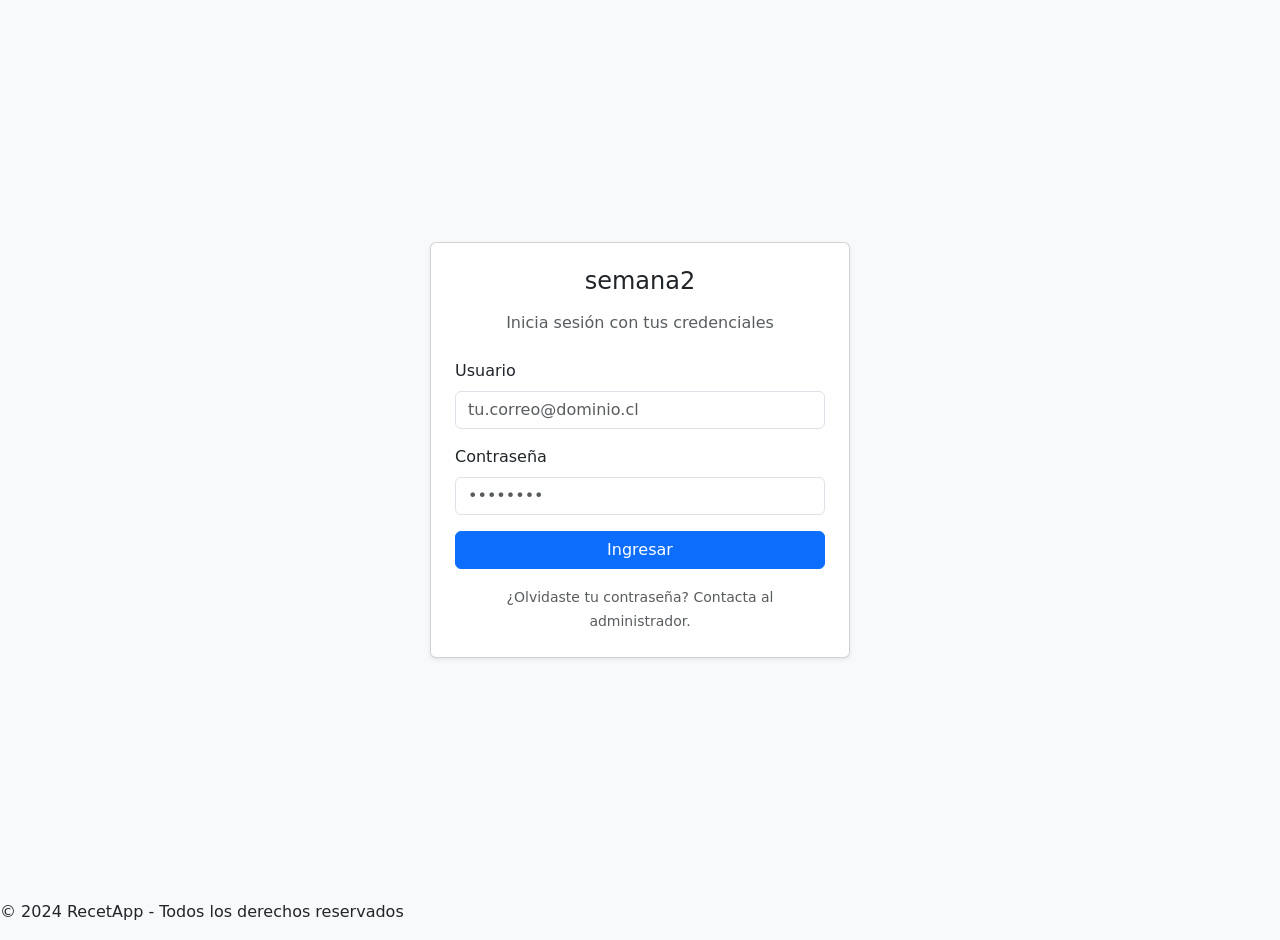
<file: src/main/resources/templates/login.html>
<!doctype html>
<html lang="es" xmlns:th="http://www.thymeleaf.org">
<head>
  <meta charset="utf-8">
  <meta name="viewport" content="width=device-width, initial-scale=1">
  <title>semana2 — Iniciar sesión</title>
  <link href="https://cdn.jsdelivr.net/npm/bootstrap@5.3.3/dist/css/bootstrap.min.css" rel="stylesheet">
</head>
<body class="bg-light">
  <div class="container d-flex align-items-center justify-content-center" style="min-height:100vh;">
    <div class="card shadow-sm w-100" style="max-width: 420px;">
      <div class="card-body p-4">
        <h1 class="h4 text-center mb-3">semana2</h1>
        <p class="text-muted text-center mb-4">Inicia sesión con tus credenciales</p>

        <form id="loginForm">
          <div class="mb-3">
            <label for="username" class="form-label">Usuario</label>
            <input type="text" id="username" class="form-control" placeholder="tu.correo@dominio.cl" required>
          </div>

          <div class="mb-3">
            <label for="password" class="form-label">Contraseña</label>
            <input type="password" id="password" class="form-control" placeholder="••••••••" required>
          </div>

          <button class="btn btn-primary w-100" type="submit">Ingresar</button>
        </form>

        <div id="errorBox" class="alert alert-danger mt-3 d-none" role="alert">
          Credenciales inválidas. Inténtalo nuevamente.
        </div>

        <div class="text-center mt-3">
          <small class="text-muted">¿Olvidaste tu contraseña? Contacta al administrador.</small>
        </div>
      </div>
    </div>
  </div>

  <script>
    
    function parseJwt (token) {
      try {
        const base64Url = token.split('.')[1];
        const base64 = base64Url.replace(/-/g, '+').replace(/_/g, '/');
        const jsonPayload = decodeURIComponent(atob(base64).split('').map(function(c) {
          return '%' + ('00' + c.charCodeAt(0).toString(16)).slice(-2);
        }).join(''));
        return JSON.parse(jsonPayload);
      } catch (e) {
        return null;
      }
    }

    document.getElementById('loginForm').addEventListener('submit', async (e) => {
      e.preventDefault();
      const username = document.getElementById('username').value.trim();
      const password = document.getElementById('password').value;

      const errorBox = document.getElementById('errorBox');
      errorBox.classList.add('d-none');

      try {
        const resp = await fetch('/auth/login', {
          method: 'POST',
          headers: {'Content-Type': 'application/json'},
          body: JSON.stringify({ username, password })
        });

        if (!resp.ok) {
          errorBox.classList.remove('d-none');
          return;
        }

        const data = await resp.json(); 
        const token = data.accessToken;
        
        localStorage.setItem('token', token);

       
        const payload = parseJwt(token);
        const role = payload && payload.role ? payload.role : null;

        
        if (role === 'ROLE_ADMIN') {
          window.location.href = '/admin';
        } else if (role === 'ROLE_USER') {
          window.location.href = '/user';
        } else {
          
          window.location.href = '/user';
        }
      } catch (err) {
        console.error(err);
        errorBox.classList.remove('d-none');
      }
    });
  </script>
</body>


    <footer>
        <p>&copy; 2024 RecetApp - Todos los derechos reservados</p>
    </footer>
</body>
</html>
</file>
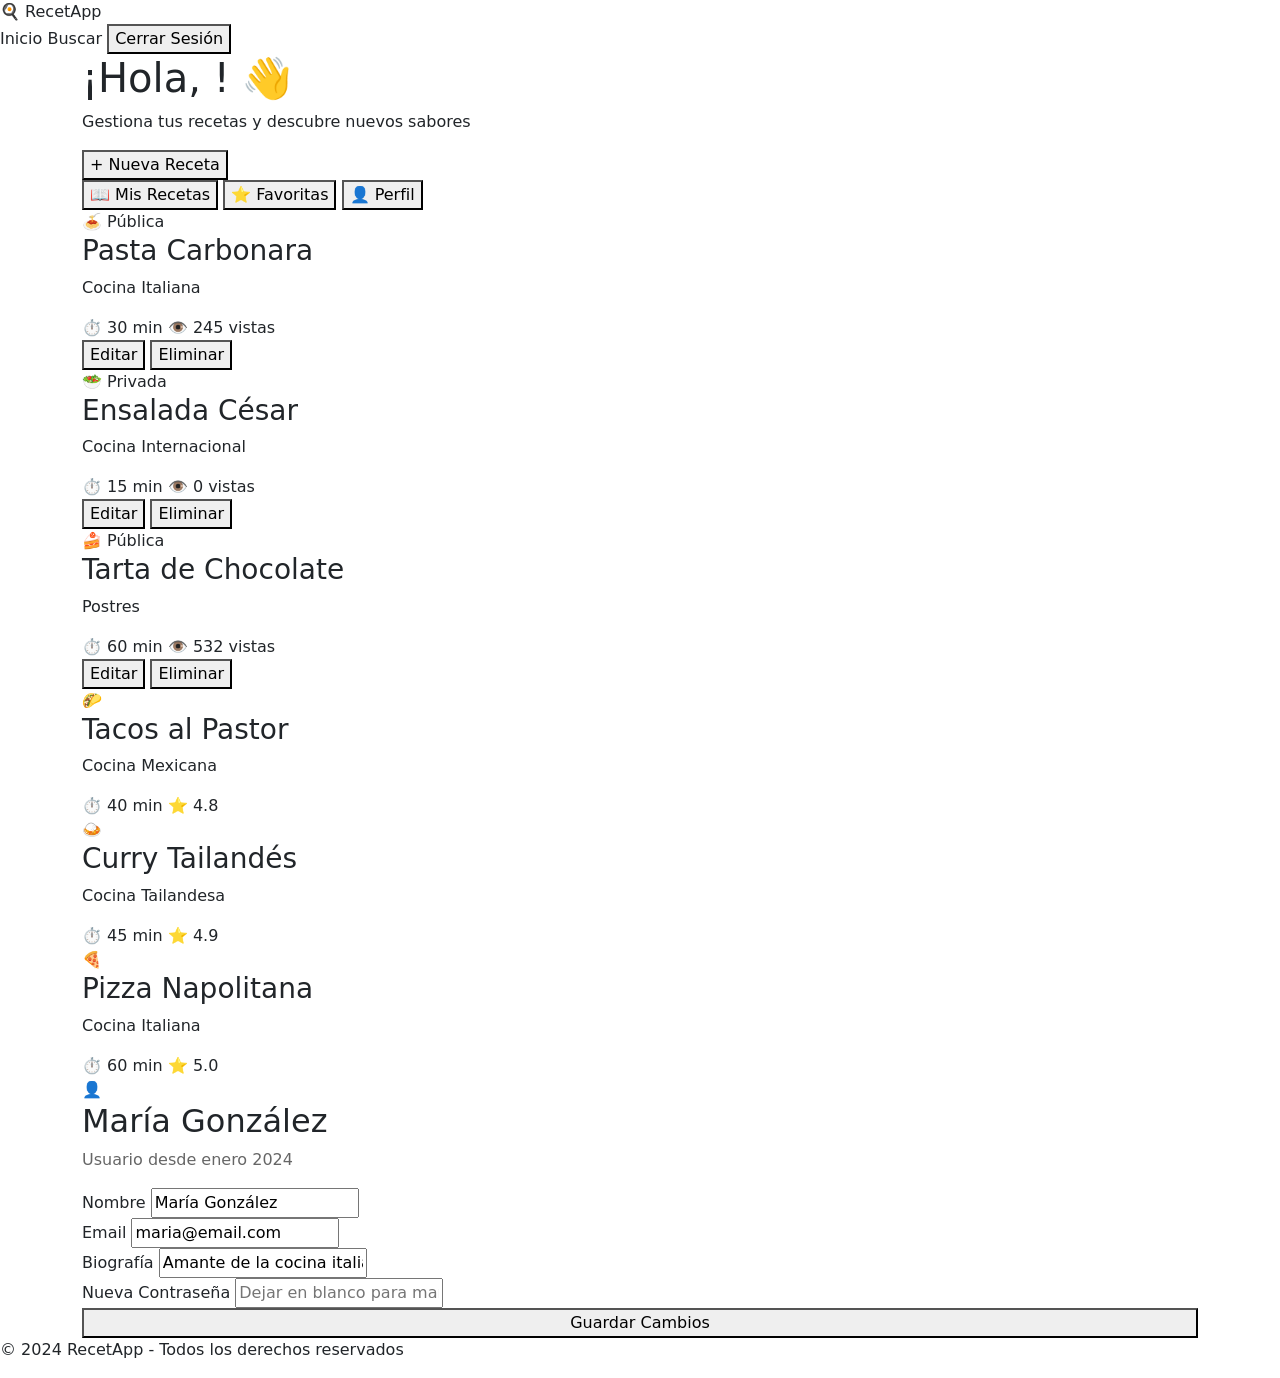
<file: src/main/resources/templates/user.html>
<!doctype html>
<html lang="es" xmlns:th="http://www.thymeleaf.org"
      xmlns:sec="http://www.thymeleaf.org/extras/spring-security"><head>
  <meta charset="utf-8">
  <title>Inicio Usuario — semana2</title>
  <link th:href="@{/js/css/admin.css}" rel="stylesheet">
  <link href="https://cdn.jsdelivr.net/npm/bootstrap@5.3.3/dist/css/bootstrap.min.css" rel="stylesheet">
</head>
  
</body>
<body>
    <header>
        <nav>
            <div class="logo">🍳 RecetApp</div>
              <div class="nav-links">
                  <a th:href="@{/inicio}">Inicio</a>
                  <a th:href="@{/buscar}">Buscar</a>
                  <form th:action="@{/logout}" method="post" style="display: inline;">
                      <button class="btn-logout" type="submit">Cerrar Sesión</button>
                  </form>
              </div>
        </nav>
    </header>

    <div class="container">
        <div class="welcome-banner">
            <div class="welcome-text">
                <h1>¡Hola, <span sec:authentication="name"></span>! 👋</h1>
                <p>Gestiona tus recetas y descubre nuevos sabores</p>
            </div>
            <button class="btn-primary" onclick="showNewRecipeForm()">+ Nueva Receta</button>
        </div>

        <div class="tabs">
            <button class="tab active" onclick="showTab('my-recipes')">📖 Mis Recetas</button>
            <button class="tab" onclick="showTab('favorites')">⭐ Favoritas</button>
            <button class="tab" onclick="showTab('profile')">👤 Perfil</button>
        </div>

        <div id="my-recipes" class="tab-content active">
            <div class="recipes-grid">
                <div class="recipe-card">
                    <div class="recipe-image">
                        🍝
                        <span class="recipe-status status-public">Pública</span>
                    </div>
                    <div class="recipe-info">
                        <h3 class="recipe-title">Pasta Carbonara</h3>
                        <p>Cocina Italiana</p>
                        <div class="recipe-meta">
                            <span>⏱️ 30 min</span>
                            <span>👁️ 245 vistas</span>
                        </div>
                        <div class="recipe-actions">
                            <button class="btn-small btn-edit" onclick="editRecipe(1)">Editar</button>
                            <button class="btn-small btn-delete" onclick="deleteRecipe(1)">Eliminar</button>
                        </div>
                    </div>
                </div>

                <div class="recipe-card">
                    <div class="recipe-image">
                        🥗
                        <span class="recipe-status status-private">Privada</span>
                    </div>
                    <div class="recipe-info">
                        <h3 class="recipe-title">Ensalada César</h3>
                        <p>Cocina Internacional</p>
                        <div class="recipe-meta">
                            <span>⏱️ 15 min</span>
                            <span>👁️ 0 vistas</span>
                        </div>
                        <div class="recipe-actions">
                            <button class="btn-small btn-edit" onclick="editRecipe(2)">Editar</button>
                            <button class="btn-small btn-delete" onclick="deleteRecipe(2)">Eliminar</button>
                        </div>
                    </div>
                </div>

                <div class="recipe-card">
                    <div class="recipe-image">
                        🍰
                        <span class="recipe-status status-public">Pública</span>
                    </div>
                    <div class="recipe-info">
                        <h3 class="recipe-title">Tarta de Chocolate</h3>
                        <p>Postres</p>
                        <div class="recipe-meta">
                            <span>⏱️ 60 min</span>
                            <span>👁️ 532 vistas</span>
                        </div>
                        <div class="recipe-actions">
                            <button class="btn-small btn-edit" onclick="editRecipe(3)">Editar</button>
                            <button class="btn-small btn-delete" onclick="deleteRecipe(3)">Eliminar</button>
                        </div>
                    </div>
                </div>
            </div>
        </div>

        <div id="favorites" class="tab-content">
            <div class="recipes-grid">
                <div class="recipe-card" onclick="viewRecipe(1)">
                    <div class="recipe-image">🌮</div>
                    <div class="recipe-info">
                        <h3 class="recipe-title">Tacos al Pastor</h3>
                        <p>Cocina Mexicana</p>
                        <div class="recipe-meta">
                            <span>⏱️ 40 min</span>
                            <span>⭐ 4.8</span>
                        </div>
                    </div>
                </div>

                <div class="recipe-card" onclick="viewRecipe(2)">
                    <div class="recipe-image">🍛</div>
                    <div class="recipe-info">
                        <h3 class="recipe-title">Curry Tailandés</h3>
                        <p>Cocina Tailandesa</p>
                        <div class="recipe-meta">
                            <span>⏱️ 45 min</span>
                            <span>⭐ 4.9</span>
                        </div>
                    </div>
                </div>

                <div class="recipe-card" onclick="viewRecipe(3)">
                    <div class="recipe-image">🍕</div>
                    <div class="recipe-info">
                        <h3 class="recipe-title">Pizza Napolitana</h3>
                        <p>Cocina Italiana</p>
                        <div class="recipe-meta">
                            <span>⏱️ 60 min</span>
                            <span>⭐ 5.0</span>
                        </div>
                    </div>
                </div>
            </div>
        </div>

        <div id="profile" class="tab-content">
            <div class="profile-section">
                <div class="profile-header">
                    <div class="profile-avatar">👤</div>
                    <h2>María González</h2>
                    <p style="color: #666;">Usuario desde enero 2024</p>
                </div>
                
                <form onsubmit="saveProfile(event)">
                    <div class="form-group">
                        <label>Nombre</label>
                        <input type="text" value="María González" required>
                    </div>
                    
                    <div class="form-group">
                        <label>Email</label>
                        <input type="email" value="maria@email.com" required>
                    </div>
                    
                    <div class="form-group">
                        <label>Biografía</label>
                        <input type="text" value="Amante de la cocina italiana y los postres" placeholder="Cuéntanos sobre ti">
                    </div>
                    
                    <div class="form-group">
                        <label>Nueva Contraseña</label>
                        <input type="password" placeholder="Dejar en blanco para mantener la actual">
                    </div>
                    
                    <button type="submit" class="btn-primary" style="width: 100%;">Guardar Cambios</button>
                </form>
            </div>
        </div>
    </div>

    <footer>
        <p>&copy; 2024 RecetApp - Todos los derechos reservados</p>
    </footer>

    <script>
        function showTab(tabName) {
            
            const contents = document.querySelectorAll('.tab-content');
            contents.forEach(content => content.classList.remove('active'));
            
            
            const tabs = document.querySelectorAll('.tab');
            tabs.forEach(tab => tab.classList.remove('active'));
            
            
            document.getElementById(tabName).classList.add('active');
            event.target.classList.add('active');
        }

        function showNewRecipeForm() {
            alert('Función: Crear nueva receta');
        }

        function editRecipe(id) {
            alert('Función: Editar receta #' + id);
        }

        function deleteRecipe(id) {
            if (confirm('¿Estás seguro de eliminar esta receta?')) {
                alert('Receta #' + id + ' eliminada');
            }
        }

        function viewRecipe(id) {
            alert('Función: Ver detalles de receta #' + id);
        }

        function saveProfile(event) {
            event.preventDefault();
            alert('Perfil actualizado exitosamente');
        }

        
      async function logout() {
        await fetch('/auth/logout', { method: 'POST' });
        window.location.href = '/';
      }

    </script>
</body>



</html>
</file>
